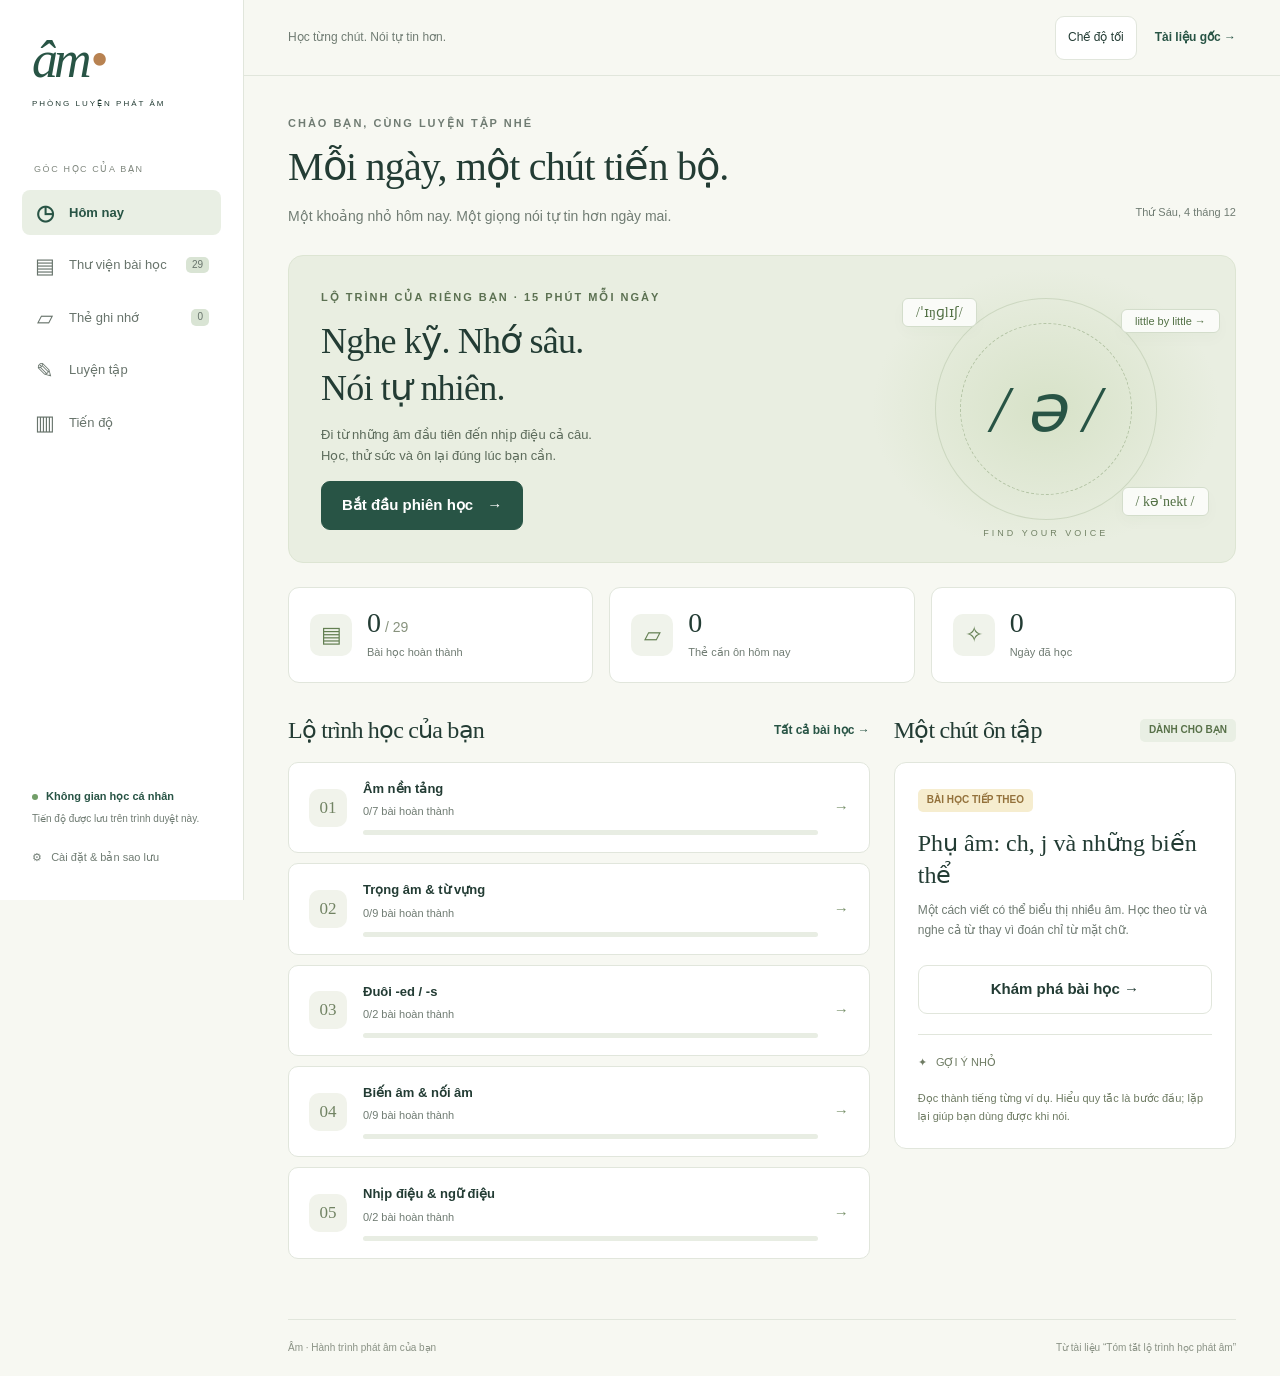
<file: index.html>
<!doctype html>
<html lang="vi">
<head>
<meta charset="UTF-8"><meta name="viewport" content="width=device-width, initial-scale=1">
<meta name="theme-color" content="#234d40"><meta name="description" content="Ôn tập phát âm tiếng Anh từ tài liệu của bạn: bài học, thẻ ghi nhớ, kiểm tra và lịch ôn cá nhân.">
<title>Âm · Phòng luyện phát âm</title>
<script>
try { if (localStorage.getItem('am-theme') === 'dark') document.documentElement.dataset.theme = 'dark'; } catch {}
</script>
<link rel="stylesheet" href="styles.css?v=20261030-guides">
<script src="content.js?v=20261030-guides" defer></script><script src="core.js?v=20261030-guides" defer></script><script src="app.js?v=20261030-guides" defer></script>
</head>
<body>
<a class="skip" href="#main">Đến nội dung chính</a>
<aside class="sidebar">
<a class="brand" href="#home" aria-label="Âm, trang chủ"><span class="brand-mark">âm<span>•</span></span><span class="brand-caption">PHÒNG LUYỆN PHÁT ÂM</span></a>
<div class="sidebar-label">GÓC HỌC CỦA BẠN</div>
<nav aria-label="Điều hướng chính">
<a href="#home" data-nav="home"><span aria-hidden="true">◷</span> Hôm nay</a>
<a href="#lessons" data-nav="lessons"><span aria-hidden="true">▤</span> Thư viện bài học <small id="lesson-count"></small></a>
<a href="#review" data-nav="review"><span aria-hidden="true">▱</span> Thẻ ghi nhớ <small id="due-count"></small></a>
<a href="#quiz" data-nav="quiz"><span aria-hidden="true">✎</span> Luyện tập</a>
<a href="#progress" data-nav="progress"><span aria-hidden="true">▥</span> Tiến độ</a>
<a class="mobile-only" href="#settings" data-nav="settings"><span aria-hidden="true">⚙</span> Cài đặt</a>
</nav>
<div class="sidebar-bottom"><div class="local-badge"><i></i> Không gian học cá nhân</div><p>Tiến độ được lưu trên trình duyệt này.</p><a href="#settings" data-nav="settings">⚙ &nbsp; Cài đặt & bản sao lưu</a></div>
</aside>
<div class="workspace">
<header class="topbar"><span>Học từng chút. Nói tự tin hơn.</span><div class="topbar-actions"><button id="theme-toggle" type="button" aria-label="Chế độ tối" aria-pressed="false">Chế độ tối</button><a href="assets/source.pdf" target="_blank" rel="noopener">Tài liệu gốc <span aria-hidden="true">→</span></a></div></header>
<main id="main" tabindex="-1"></main>
<footer>Âm · Hành trình phát âm của bạn <span>Từ tài liệu “Tóm tắt lộ trình học phát âm”</span></footer>
</div>
<div id="toast" role="status" aria-live="polite"></div>
<dialog id="confirm-dialog"><form method="dialog"><h2 id="confirm-title">Xác nhận</h2><p id="confirm-text"></p><div class="actions"><button value="cancel">Hủy</button><button class="primary" value="confirm">Xác nhận</button></div></form></dialog>
<noscript>Hãy bật JavaScript để sử dụng bài học và lưu tiến độ.</noscript>
</body></html>
</file>
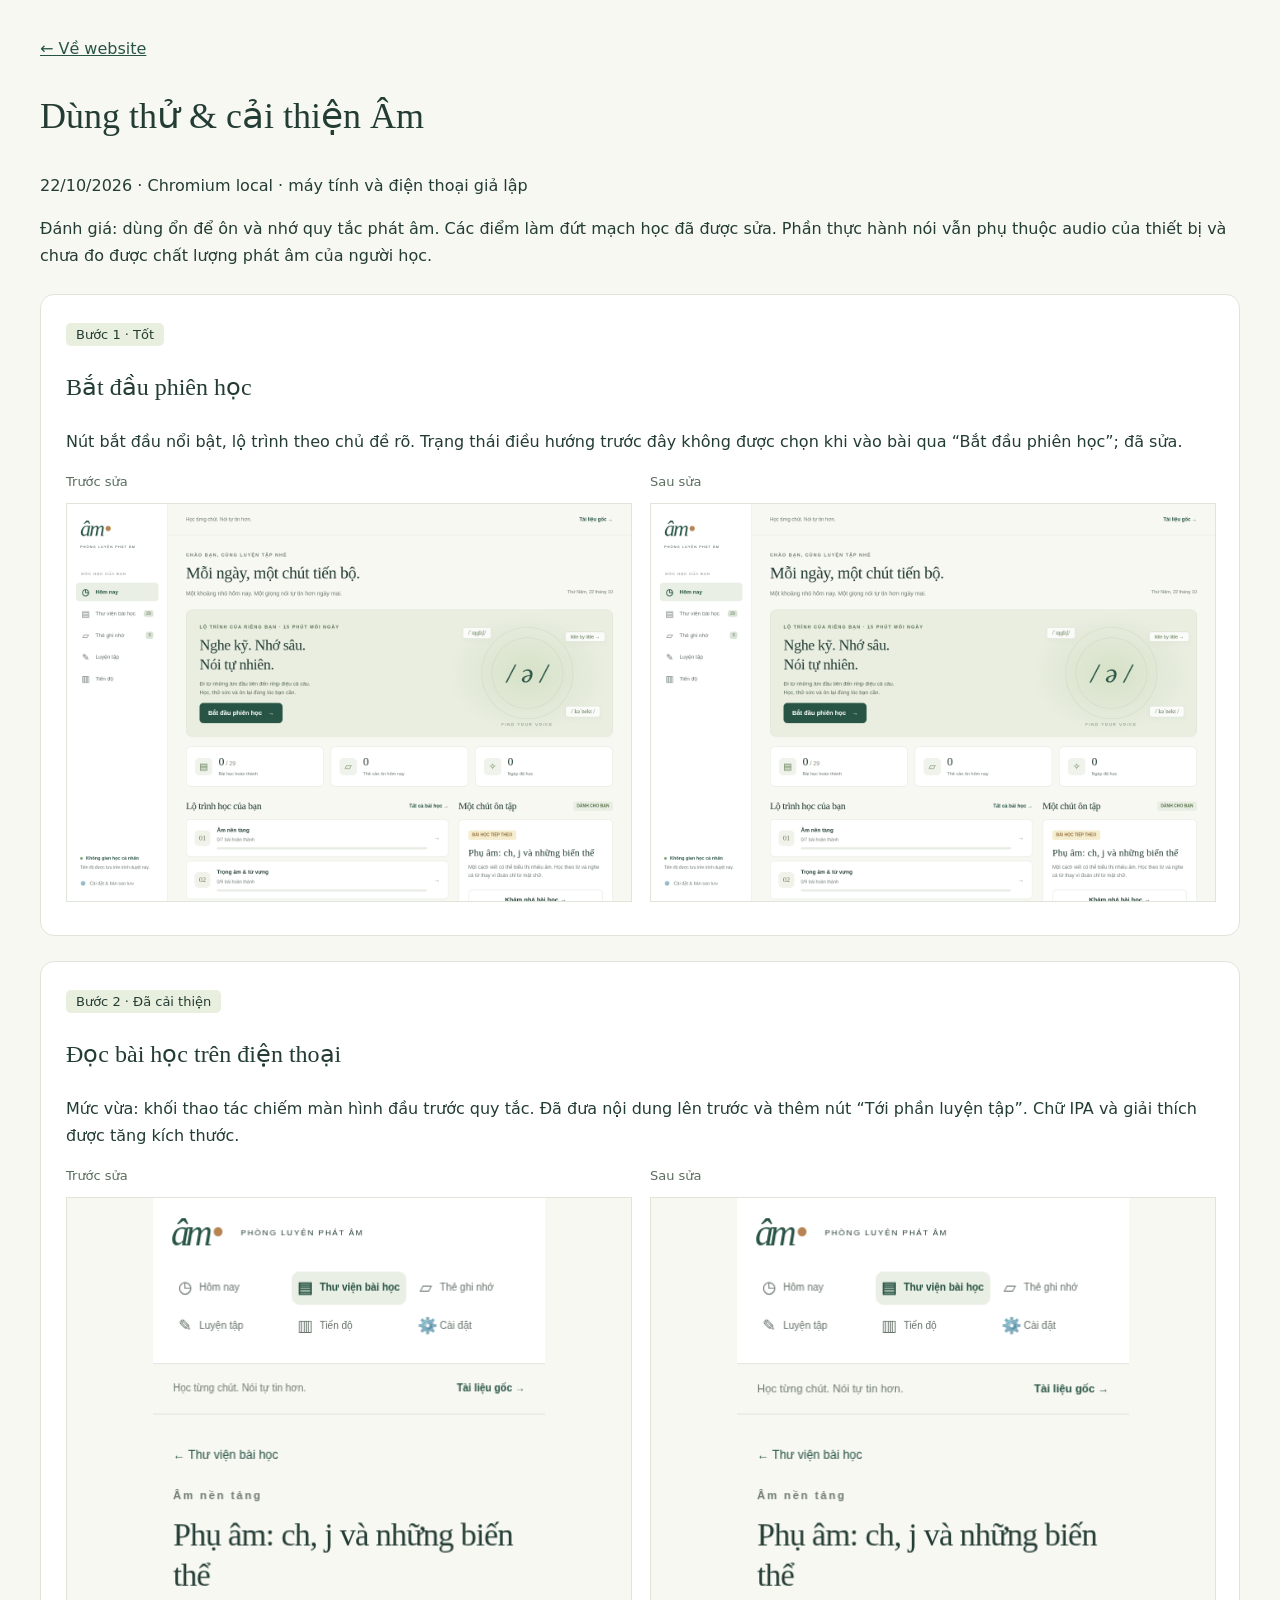
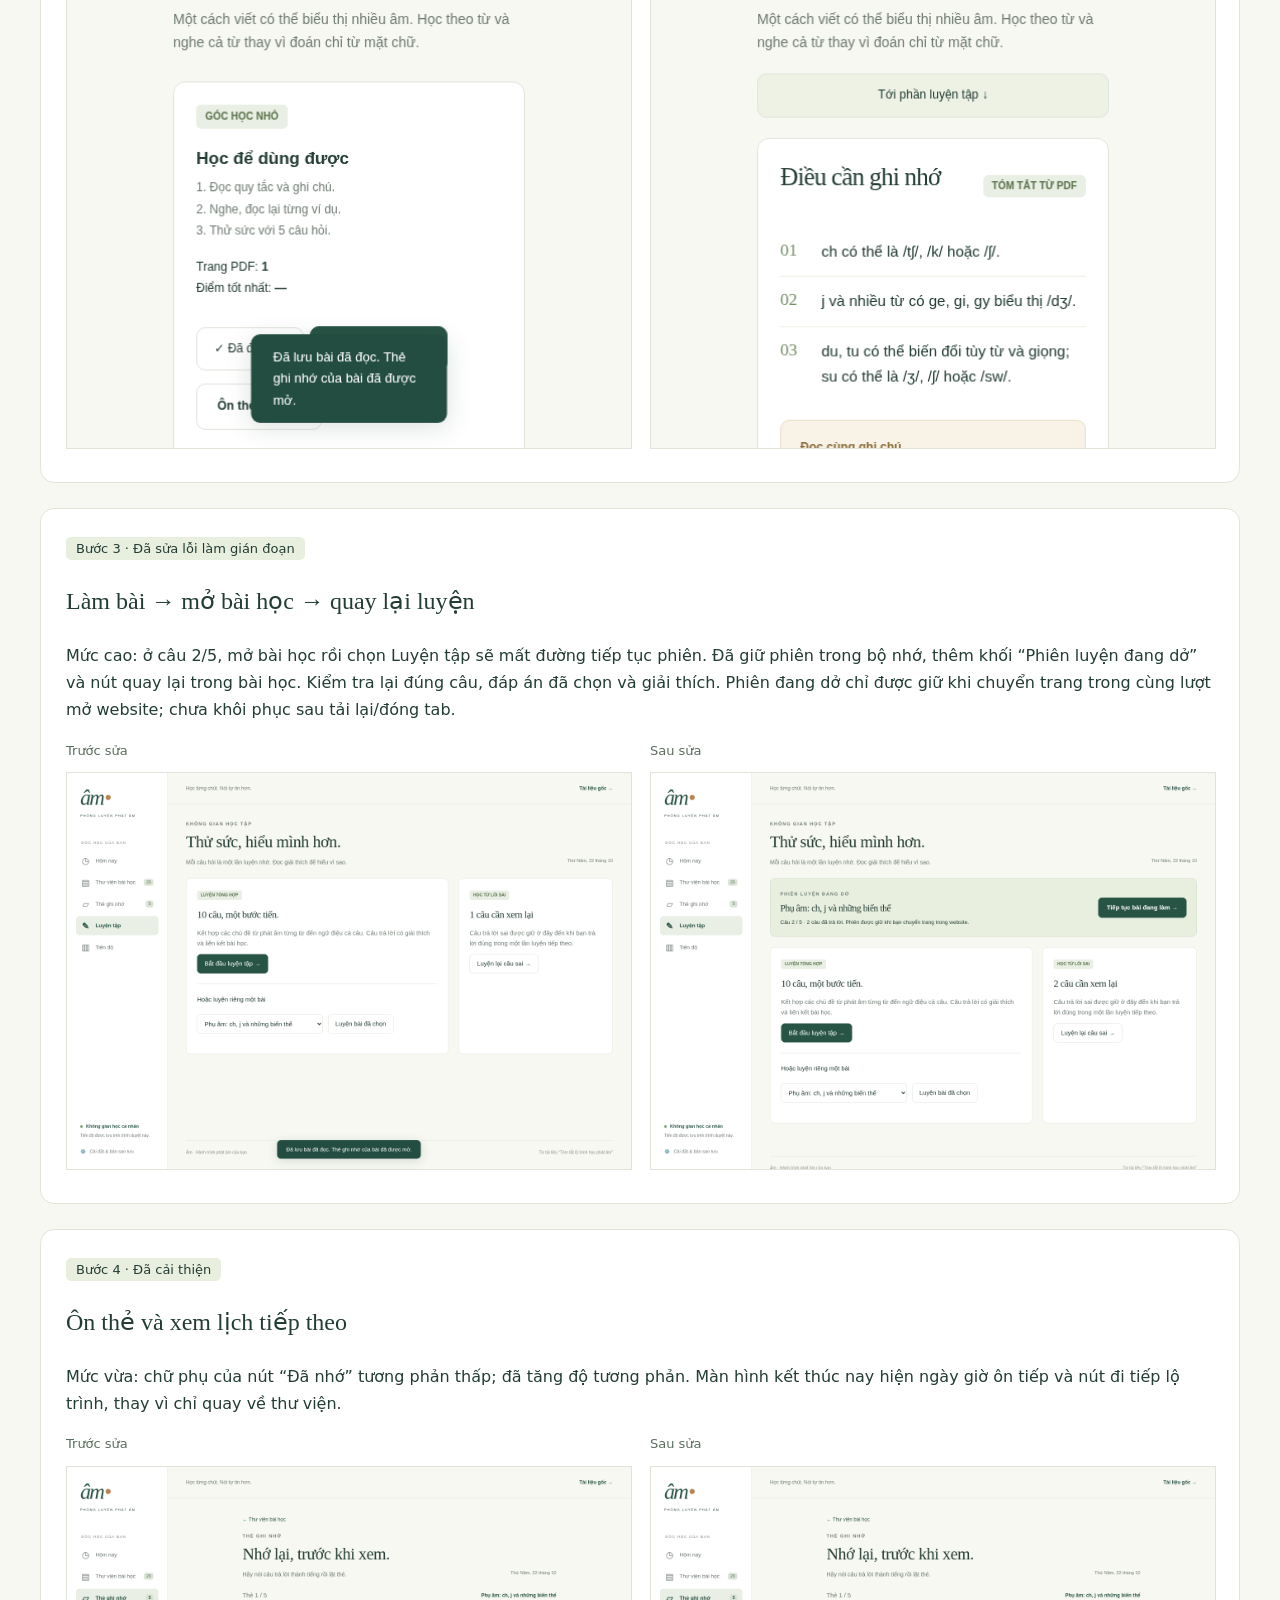
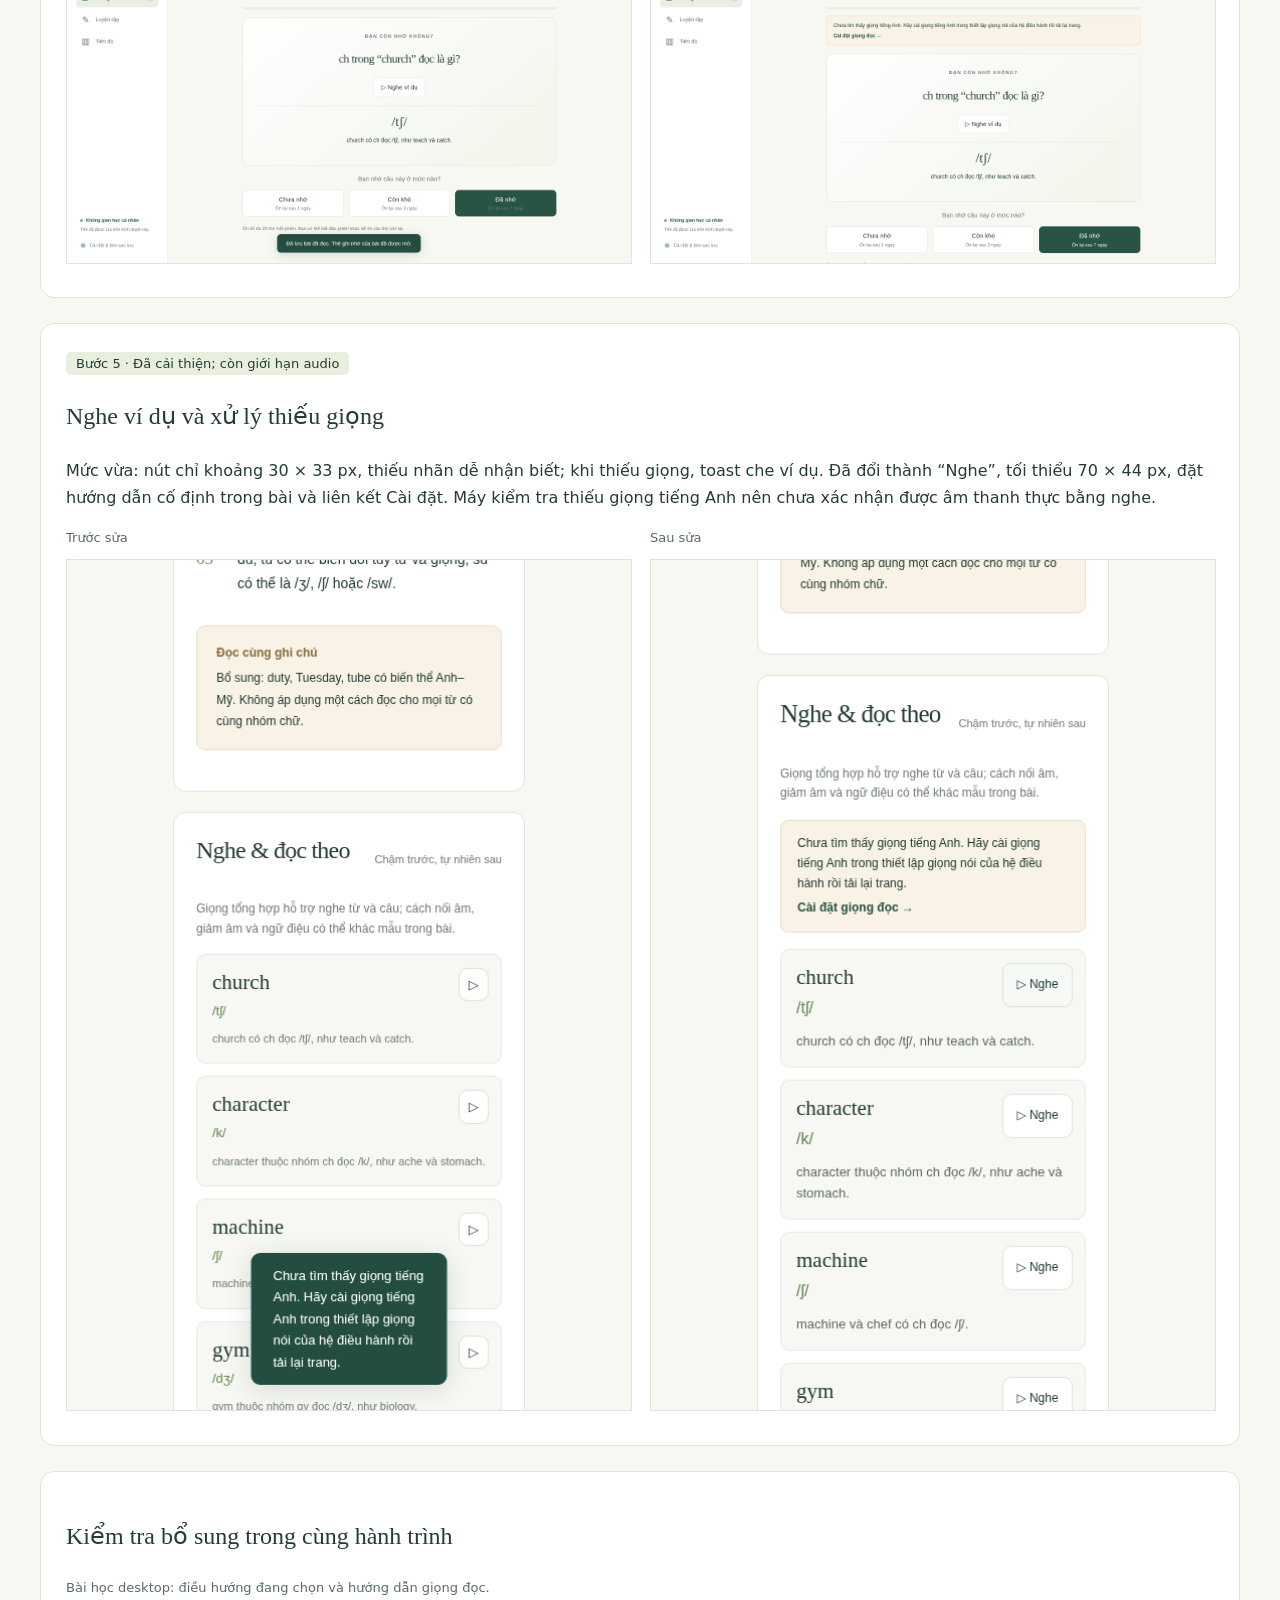
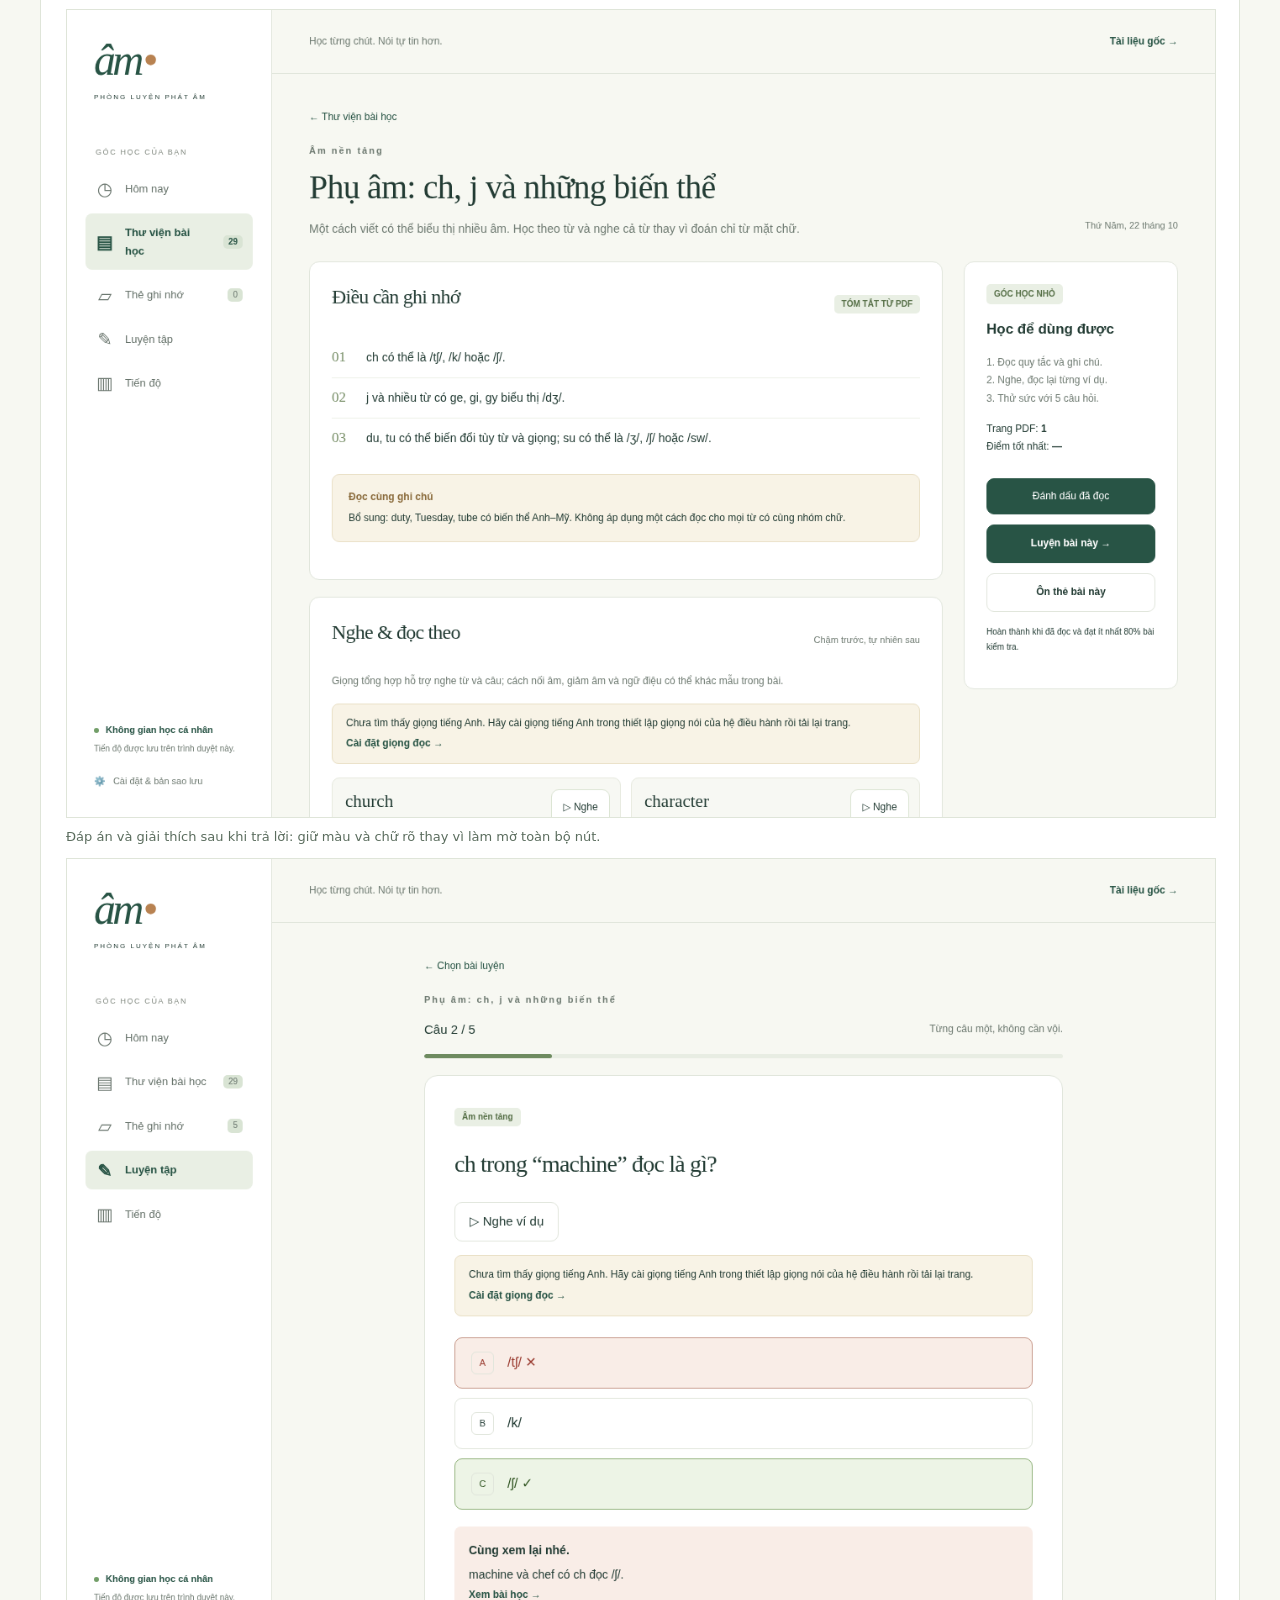
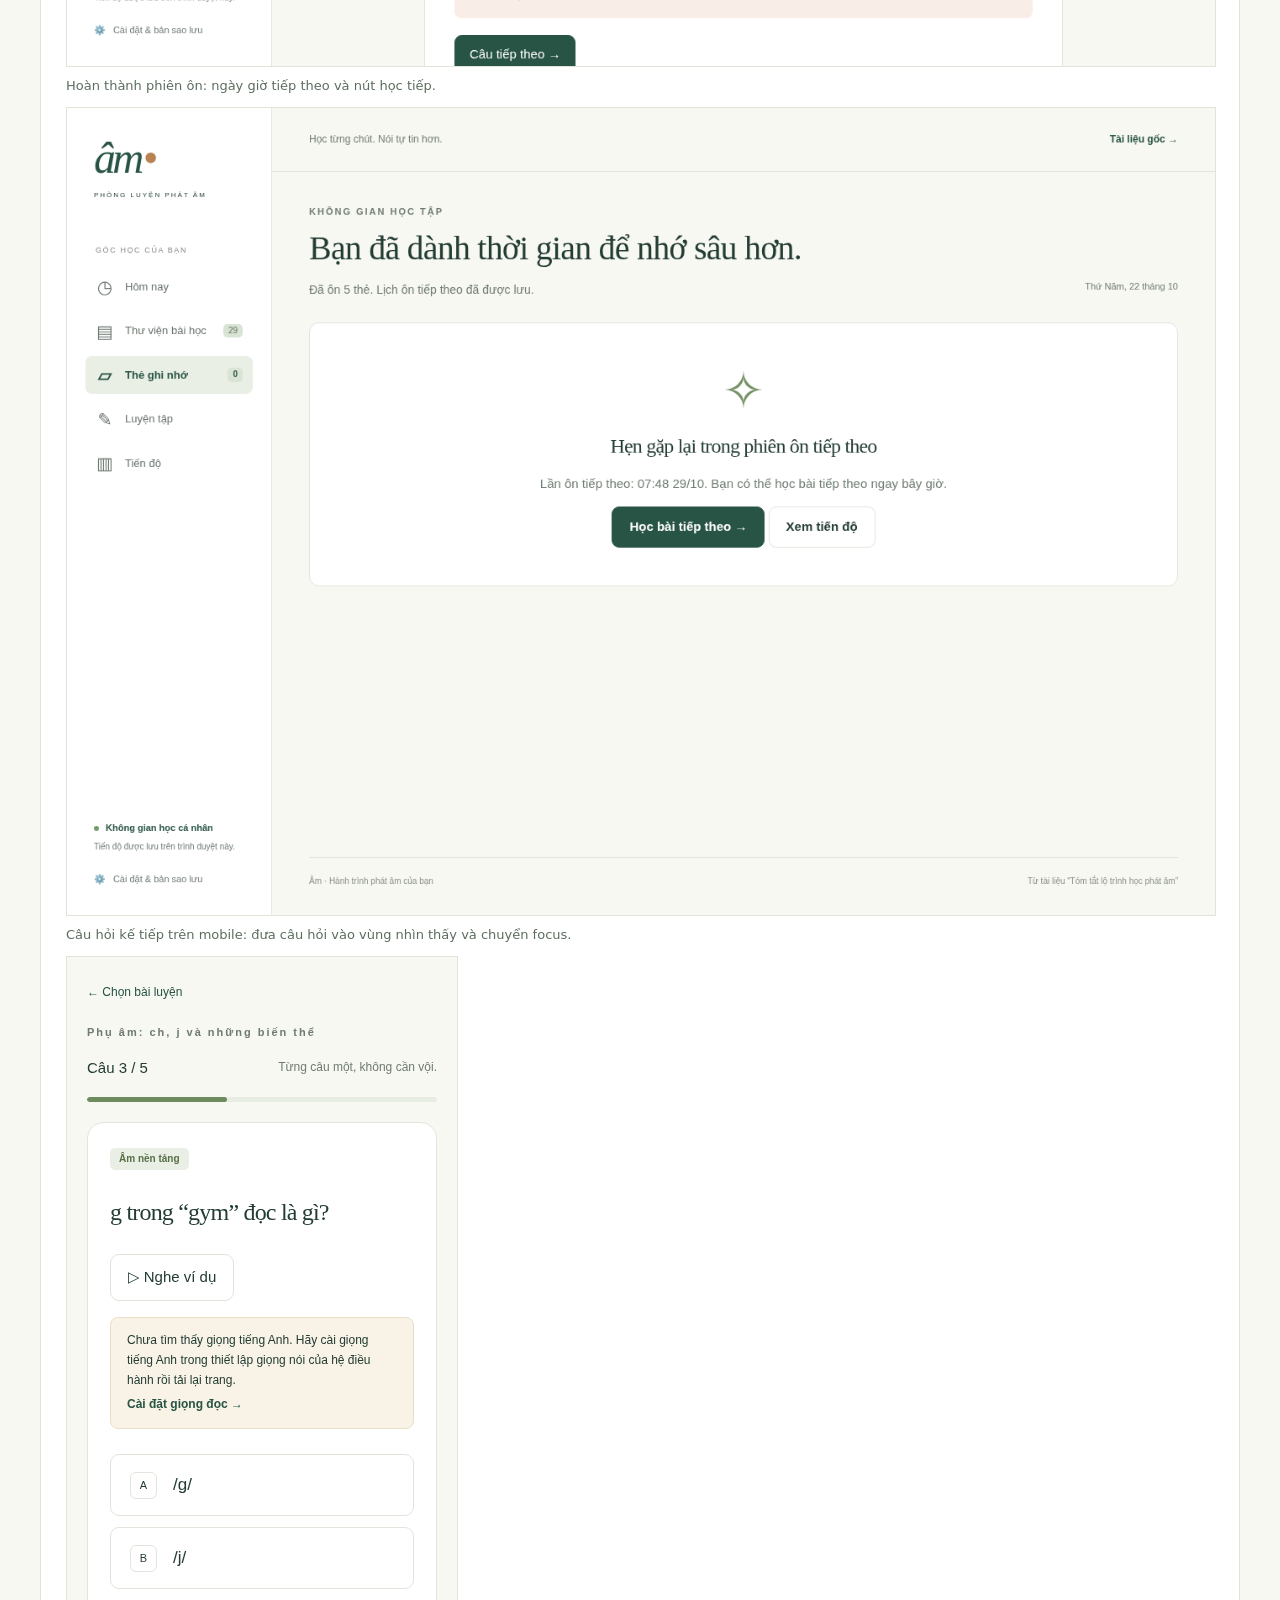
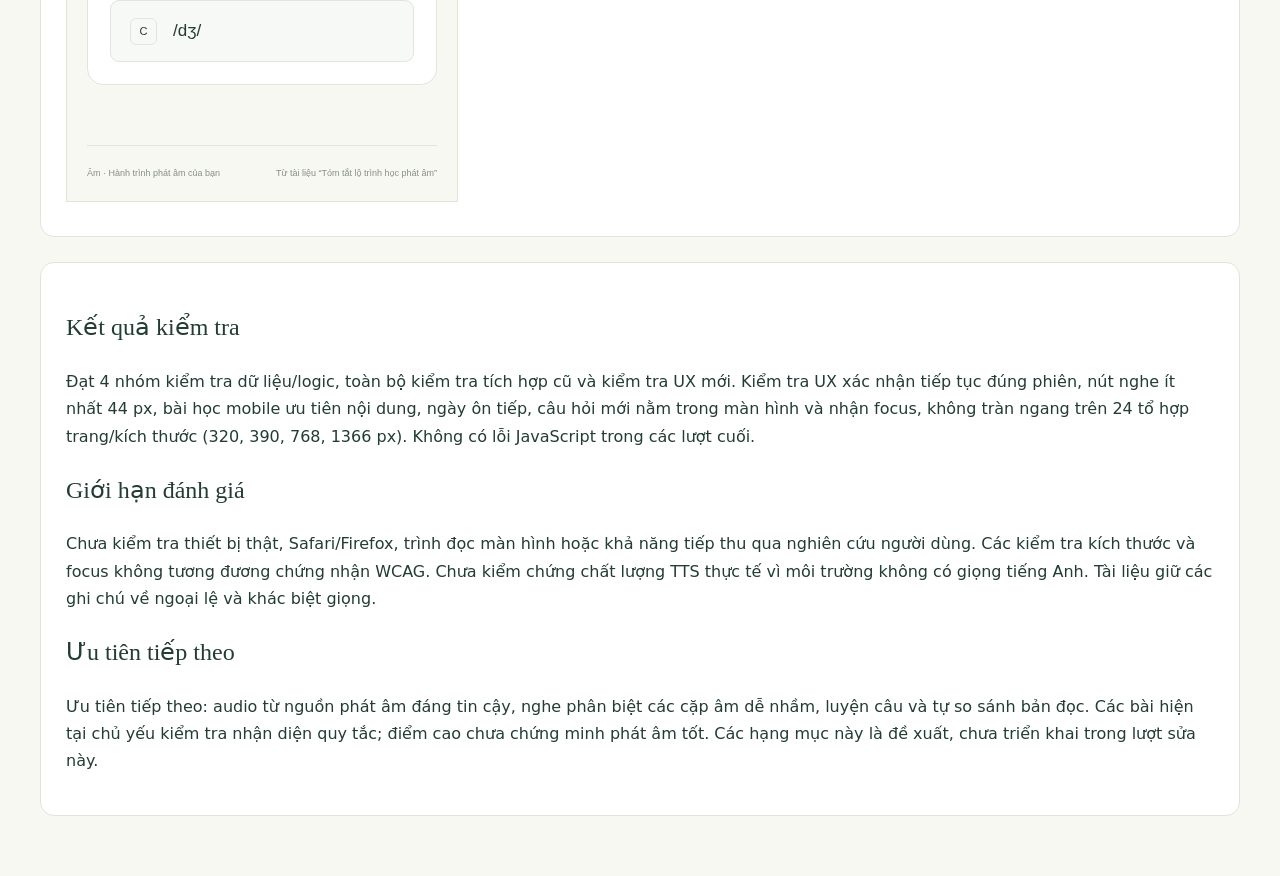
<file: audit/index.html>
<!doctype html><html lang="vi"><meta charset="utf-8"><meta name="viewport" content="width=device-width,initial-scale=1"><title>Âm · Báo cáo dùng thử</title><style>body{font:16px/1.7 system-ui,sans-serif;color:#233c34;background:#f7f8f2;margin:0}main{max-width:1200px;margin:auto;padding:35px 22px}h1,h2{font-family:Georgia,serif;font-weight:400}h1{font-size:36px}section{background:white;border:1px solid #dfe5d9;border-radius:14px;padding:25px;margin:25px 0}.compare{display:grid;grid-template-columns:1fr 1fr;gap:20px}figure{margin:0}img{width:100%;max-height:850px;object-fit:contain;object-position:top;border:1px solid #dfe5d9;background:#f7f8f2}figcaption{font-size:13px;margin-bottom:10px;color:#5b6d5e}.status{background:#e9efdf;padding:4px 10px;border-radius:5px;font-size:13px}a{color:#285445}.mobile{max-width:390px} @media(max-width:650px){.compare{grid-template-columns:1fr}section{padding:18px}}</style><main><a href="../index.html">← Về website</a><h1>Dùng thử & cải thiện Âm</h1><p>22/10/2026 · Chromium local · máy tính và điện thoại giả lập</p><p>Đánh giá: dùng ổn để ôn và nhớ quy tắc phát âm. Các điểm làm đứt mạch học đã được sửa. Phần thực hành nói vẫn phụ thuộc audio của thiết bị và chưa đo được chất lượng phát âm của người học.</p>
<section><span class="status">Bước 1 · Tốt</span><h2>Bắt đầu phiên học</h2><p>Nút bắt đầu nổi bật, lộ trình theo chủ đề rõ. Trạng thái điều hướng trước đây không được chọn khi vào bài qua “Bắt đầu phiên học”; đã sửa.</p><div class="compare"><figure><figcaption>Trước sửa</figcaption><a href="01-home-before.png"><img alt="Bước 1 trước sửa" src="01-home-before.png"></a></figure><figure><figcaption>Sau sửa</figcaption><a href="01-home-after.png"><img alt="Bước 1 sau sửa" src="01-home-after.png"></a></figure></div></section>
<section><span class="status">Bước 2 · Đã cải thiện</span><h2>Đọc bài học trên điện thoại</h2><p>Mức vừa: khối thao tác chiếm màn hình đầu trước quy tắc. Đã đưa nội dung lên trước và thêm nút “Tới phần luyện tập”. Chữ IPA và giải thích được tăng kích thước.</p><div class="compare"><figure><figcaption>Trước sửa</figcaption><a href="06-mobile-before.png"><img alt="Bước 2 trước sửa" src="06-mobile-before.png"></a></figure><figure><figcaption>Sau sửa</figcaption><a href="06-mobile-after.png"><img alt="Bước 2 sau sửa" src="06-mobile-after.png"></a></figure></div></section>
<section><span class="status">Bước 3 · Đã sửa lỗi làm gián đoạn</span><h2>Làm bài → mở bài học → quay lại luyện</h2><p>Mức cao: ở câu 2/5, mở bài học rồi chọn Luyện tập sẽ mất đường tiếp tục phiên. Đã giữ phiên trong bộ nhớ, thêm khối “Phiên luyện đang dở” và nút quay lại trong bài học. Kiểm tra lại đúng câu, đáp án đã chọn và giải thích. Phiên đang dở chỉ được giữ khi chuyển trang trong cùng lượt mở website; chưa khôi phục sau tải lại/đóng tab.</p><div class="compare"><figure><figcaption>Trước sửa</figcaption><a href="04-return-before.png"><img alt="Bước 3 trước sửa" src="04-return-before.png"></a></figure><figure><figcaption>Sau sửa</figcaption><a href="04-resume-after.png"><img alt="Bước 3 sau sửa" src="04-resume-after.png"></a></figure></div></section>
<section><span class="status">Bước 4 · Đã cải thiện</span><h2>Ôn thẻ và xem lịch tiếp theo</h2><p>Mức vừa: chữ phụ của nút “Đã nhớ” tương phản thấp; đã tăng độ tương phản. Màn hình kết thúc nay hiện ngày giờ ôn tiếp và nút đi tiếp lộ trình, thay vì chỉ quay về thư viện.</p><div class="compare"><figure><figcaption>Trước sửa</figcaption><a href="05-review-before.png"><img alt="Bước 4 trước sửa" src="05-review-before.png"></a></figure><figure><figcaption>Sau sửa</figcaption><a href="05-review-after.png"><img alt="Bước 4 sau sửa" src="05-review-after.png"></a></figure></div></section>
<section><span class="status">Bước 5 · Đã cải thiện; còn giới hạn audio</span><h2>Nghe ví dụ và xử lý thiếu giọng</h2><p>Mức vừa: nút chỉ khoảng 30 × 33 px, thiếu nhãn dễ nhận biết; khi thiếu giọng, toast che ví dụ. Đã đổi thành “Nghe”, tối thiểu 70 × 44 px, đặt hướng dẫn cố định trong bài và liên kết Cài đặt. Máy kiểm tra thiếu giọng tiếng Anh nên chưa xác nhận được âm thanh thực bằng nghe.</p><div class="compare"><figure><figcaption>Trước sửa</figcaption><a href="07-audio-before.png"><img alt="Bước 5 trước sửa" src="07-audio-before.png"></a></figure><figure><figcaption>Sau sửa</figcaption><a href="07-audio-after.png"><img alt="Bước 5 sau sửa" src="07-audio-after.png"></a></figure></div></section>
<section><h2>Kiểm tra bổ sung trong cùng hành trình</h2>
<figure><figcaption>Bài học desktop: điều hướng đang chọn và hướng dẫn giọng đọc.</figcaption><a href="02-lesson-after.png"><img class="" src="02-lesson-after.png" alt="Bài học desktop: điều hướng đang chọn và hướng dẫn giọng đọc."></a></figure>
<figure><figcaption>Đáp án và giải thích sau khi trả lời: giữ màu và chữ rõ thay vì làm mờ toàn bộ nút.</figcaption><a href="03-feedback-after.png"><img class="" src="03-feedback-after.png" alt="Đáp án và giải thích sau khi trả lời: giữ màu và chữ rõ thay vì làm mờ toàn bộ nút."></a></figure>
<figure><figcaption>Hoàn thành phiên ôn: ngày giờ tiếp theo và nút học tiếp.</figcaption><a href="08-review-done-after.png"><img class="" src="08-review-done-after.png" alt="Hoàn thành phiên ôn: ngày giờ tiếp theo và nút học tiếp."></a></figure>
<figure><figcaption>Câu hỏi kế tiếp trên mobile: đưa câu hỏi vào vùng nhìn thấy và chuyển focus.</figcaption><a href="09-mobile-question-after.png"><img class="mobile" src="09-mobile-question-after.png" alt="Câu hỏi kế tiếp trên mobile: đưa câu hỏi vào vùng nhìn thấy và chuyển focus."></a></figure>
</section>
<section><h2>Kết quả kiểm tra</h2><p>Đạt 4 nhóm kiểm tra dữ liệu/logic, toàn bộ kiểm tra tích hợp cũ và kiểm tra UX mới. Kiểm tra UX xác nhận tiếp tục đúng phiên, nút nghe ít nhất 44 px, bài học mobile ưu tiên nội dung, ngày ôn tiếp, câu hỏi mới nằm trong màn hình và nhận focus, không tràn ngang trên 24 tổ hợp trang/kích thước (320, 390, 768, 1366 px). Không có lỗi JavaScript trong các lượt cuối.</p><h2>Giới hạn đánh giá</h2><p>Chưa kiểm tra thiết bị thật, Safari/Firefox, trình đọc màn hình hoặc khả năng tiếp thu qua nghiên cứu người dùng. Các kiểm tra kích thước và focus không tương đương chứng nhận WCAG. Chưa kiểm chứng chất lượng TTS thực tế vì môi trường không có giọng tiếng Anh. Tài liệu giữ các ghi chú về ngoại lệ và khác biệt giọng.</p><h2>Ưu tiên tiếp theo</h2><p>Ưu tiên tiếp theo: audio từ nguồn phát âm đáng tin cậy, nghe phân biệt các cặp âm dễ nhầm, luyện câu và tự so sánh bản đọc. Các bài hiện tại chủ yếu kiểm tra nhận diện quy tắc; điểm cao chưa chứng minh phát âm tốt. Các hạng mục này là đề xuất, chưa triển khai trong lượt sửa này.</p></section></main></html>
</file>
<file: styles.css>
:root{--paper:#f7f8f2;--white:#fff;--ink:#233c34;--muted:#707c73;--green:#285445;--pale:#e9efe4;--line:#e1e6dc;--orange:#b76e43;--yellow:#f6edcf;--red:#9b3d32;--shadow:0 7px 25px #233c3405}*{box-sizing:border-box}body{margin:0;color:var(--ink);background:var(--paper);font:15px/1.65 -apple-system,BlinkMacSystemFont,"Segoe UI",Arial,sans-serif}a{color:inherit;text-decoration:none}button,input,select{font:inherit}button,a,input,select{touch-action:manipulation}button{border:1px solid var(--line);padding:10px 17px;border-radius:9px;background:white;color:var(--ink);cursor:pointer;transition:background .15s,transform .15s}button:hover{background:var(--pale)}button:disabled{opacity:.55;cursor:default}button.primary,.button.primary{background:var(--green);color:white;border-color:var(--green)}button.primary:hover,.button.primary:hover{background:#183e30}a.button{display:inline-flex;align-items:center;justify-content:center;gap:14px;padding:11px 20px;border:1px solid var(--line);border-radius:9px;background:white;font-weight:600}button:focus-visible,a:focus-visible,input:focus-visible,select:focus-visible,summary:focus-visible{outline:3px solid #b9833d;outline-offset:4px}h1,h2,h3,p{margin-top:0}h1,h2{font-family:Georgia,"Times New Roman",serif;font-weight:400;letter-spacing:-.8px}h1{font-size:40px;line-height:1.25;margin-bottom:13px}h2{font-size:27px;line-height:1.3}h3{font-size:17px;line-height:1.4}p{margin-bottom:14px}.muted{color:var(--muted)}.eyebrow{font-size:11px;font-weight:700;letter-spacing:2px;color:var(--muted)}.sidebar{width:244px;position:fixed;inset:0 auto 0 0;background:#fff;border-right:1px solid var(--line);padding:34px 22px;display:flex;flex-direction:column;z-index:10}.brand{display:block;margin:0 10px 52px}.brand-mark{font:italic 52px/1 Georgia,serif;letter-spacing:-4px;color:var(--green)}.brand-mark>span{color:#b88251;font-style:normal;margin-left:3px}.brand-caption{display:block;font-size:8px;letter-spacing:2px;margin-top:11px}.sidebar-label{font-size:9px;letter-spacing:1.6px;color:#80887f;margin:0 12px 13px}nav{display:grid;gap:7px}nav a{display:flex;align-items:center;gap:13px;padding:12px;border-radius:8px;font-size:13px;color:#68746c}nav a>span{font-size:21px;line-height:1;width:22px;text-align:center}nav a.active{background:var(--pale);color:var(--green);font-weight:650}nav small{margin-left:auto;background:#d9e4d4;border-radius:5px;padding:0 6px;font-size:10px}.sidebar-bottom{margin-top:auto;font-size:11px;color:var(--muted);padding:20px 10px 0}.local-badge{font-weight:600;color:var(--green)}.local-badge i{display:inline-block;background:#729e68;width:6px;height:6px;border-radius:50%;margin-right:5px}.sidebar-bottom p{font-size:10px;margin:6px 0 20px}.workspace{margin-left:244px}.topbar{height:76px;border-bottom:1px solid var(--line);display:flex;justify-content:space-between;align-items:center;padding:0 44px;font-size:12px;color:var(--muted)}.topbar a{color:var(--green);font-weight:600}main{max-width:1280px;margin:auto;padding:38px 44px 60px;min-height:calc(100vh - 145px)}.page-head{display:flex;align-items:end;justify-content:space-between;gap:20px;margin-bottom:27px}.page-head p{margin-bottom:0;font-size:14px}.date{font-size:11px;color:var(--muted);white-space:nowrap;padding-bottom:7px}.hero{background:#e9eee1;border:1px solid #dde5d3;border-radius:15px;display:grid;grid-template-columns:1.5fr 1fr;overflow:hidden;position:relative;margin-bottom:24px}.hero-copy{padding:32px}.hero-copy h2{font-size:36px;margin:12px 0}.hero-copy p{max-width:430px;font-size:13px;color:#5c6b5b}.hero .eyebrow{color:#5c7152}.hero-art{display:flex;align-items:center;justify-content:center;position:relative;min-height:260px;background:radial-gradient(ellipse,#d7e2c8 0,transparent 65%)}.orbit{position:absolute;width:222px;height:222px;border:1px solid #b4c4a580;border-radius:50%;transform:rotate(-15deg)}.orbit:before{content:"";position:absolute;inset:24px;border:1px dashed #b4c4a5;border-radius:50%}.phonetic{font:italic 66px Georgia,serif;color:var(--green);position:relative}.art-tag{position:absolute;padding:5px 13px;background:#ffffffc9;border:1px solid #d3ddcb;border-radius:6px;color:#527044;font:14px Georgia;box-shadow:0 6px 15px #39522f06}.art-tag.one{top:42px;left:12%}.art-tag.two{bottom:46px;right:7%}.art-tag.three{top:53px;right:4%;font-family:inherit;font-size:11px}.hero-art small{position:absolute;bottom:21px;font-size:9px;letter-spacing:3px;color:#738366}.stats{display:grid;grid-template-columns:repeat(3,1fr);gap:16px;margin-bottom:32px}.stat{background:#fff;border:1px solid var(--line);border-radius:11px;padding:18px 21px;display:flex;gap:15px;align-items:center}.stat-icon{border-radius:10px;background:#f0f3eb;width:42px;height:42px;display:grid;place-items:center;font-size:22px;color:#637f52}.stat strong{font:28px Georgia;display:block;line-height:1.2}.stat small{font-size:11px;color:var(--muted)}.two-col{display:grid;grid-template-columns:minmax(0,1.7fr) minmax(260px,1fr);gap:24px}.section-head{display:flex;justify-content:space-between;align-items:center;margin-bottom:16px;gap:15px}.section-head h2{font-size:24px;margin:0}.text-link{color:var(--green);font-size:12px;font-weight:600}.path-list{display:grid;gap:10px}.path-item{background:white;border:1px solid var(--line);padding:17px 20px;border-radius:10px;display:flex;align-items:center;gap:16px}.path-item:hover{border-color:#9caf8d}.path-no{width:38px;height:38px;border-radius:10px;display:grid;place-items:center;background:#f1f3eb;color:#718363;font:17px Georgia;flex-shrink:0}.path-item h3{font-size:13px;margin:0 0 4px}.path-item p{margin:0;color:var(--muted);font-size:11px}.path-item .arrow{margin-left:auto;color:#78916b}.progress-line{height:5px;border-radius:5px;background:#e8ede3;overflow:hidden;margin-top:10px}.progress-line>div{height:100%;background:#6e8b60;border-radius:5px}.daily-card{background:#fff;border:1px solid var(--line);border-radius:12px;padding:23px}.daily-card .chip{background:var(--yellow);color:#93713b}.daily-card h3{font:24px/1.35 Georgia;margin:15px 0 10px}.daily-card p{font-size:12px;color:var(--muted)}.daily-card .button{width:100%;margin-top:10px}.little-tip{border-top:1px solid var(--line);margin-top:20px;padding-top:18px;color:#6f7c64;font-size:11px}.chapter-label{font-size:10px;letter-spacing:1.5px;color:var(--muted);text-transform:uppercase;margin:26px 0 12px}.chip{display:inline-block;border-radius:5px;padding:3px 9px;font-size:10px;background:var(--pale);color:#587149;font-weight:600}.toolbar{display:flex;gap:12px;flex-wrap:wrap;margin:23px 0}input[type=search]{flex:1;min-width:180px}input,select{background:#fff;border:1px solid var(--line);border-radius:8px;color:var(--ink);padding:11px 13px;max-width:100%}.lesson-grid{display:grid;grid-template-columns:repeat(3,minmax(0,1fr));gap:16px}.lesson-card{display:flex;flex-direction:column;background:#fff;border:1px solid var(--line);border-radius:12px;padding:22px;box-shadow:var(--shadow)}.lesson-card:hover{border-color:#9caf8d}.lesson-card h3{margin:16px 0 9px;font-size:16px}.lesson-card p{font-size:12px;color:var(--muted);flex:1}.lesson-card .card-bottom{display:flex;justify-content:space-between;font-size:10px;color:#6d7c60;border-top:1px solid #eef0e9;padding-top:13px;margin-top:7px}.back{font-size:12px;display:inline-block;color:var(--green);margin-bottom:20px}.lesson-layout{display:grid;grid-template-columns:minmax(0,1fr) 255px;gap:25px}.panel{background:white;padding:26px;border:1px solid var(--line);border-radius:12px;margin-bottom:20px}.panel h2{font-size:24px;margin-bottom:17px}.note{background:#f8f3e6;border:1px solid #eae0c7;border-radius:9px;padding:16px 19px;font-size:12px;line-height:1.8;margin:18px 0}.note strong{display:block;color:#8b6c3d;margin-bottom:4px}.examples{display:grid;grid-template-columns:1fr 1fr;gap:12px}.example{background:#f7f8f3;border:1px solid #e7eadf;border-radius:9px;padding:15px;position:relative}.example .word{display:block;font:21px Georgia;margin-right:38px;overflow-wrap:anywhere}.example .ipa{font-size:13px;color:#678450;display:block;margin:5px 0}.example p{font-size:11px;margin:8px 0 0;color:var(--muted)}.listen{padding:5px 9px;font-size:13px;position:absolute;top:13px;right:12px;border-color:#dce5d4}.sticky{position:sticky;top:25px;align-self:start}.side-meta{font-size:12px;line-height:1.8}.side-meta .button,.side-meta button{width:100%;margin-top:12px}.actions{display:flex;gap:10px;align-items:center;flex-wrap:wrap}.source-text{white-space:pre-wrap;max-height:400px;overflow:auto;font:12px/1.8 ui-monospace,monospace;background:#f7f8f3;border-radius:8px;padding:16px}.source summary{cursor:pointer;font-size:13px;font-weight:600;margin:10px 0}.centered{max-width:760px;margin:0 auto}.quiz-card,.flashcard{background:#fff;border:1px solid var(--line);border-radius:16px;padding:35px;margin:20px 0}.quiz-card h2,.flashcard h2{font:28px/1.5 Georgia;margin:24px 0}.options{display:grid;gap:11px;margin-top:25px}.option{text-align:left;padding:16px 19px;font-size:16px;display:flex;gap:16px;align-items:center}.option b{font-size:11px;width:27px;height:27px;display:grid;place-items:center;border:1px solid var(--line);border-radius:6px;font-weight:500}.option.correct{background:#edf4e6;border-color:#91b27b;color:#315522}.option.incorrect{background:#f9ede7;border-color:#c69788;color:var(--red)}.feedback{padding:17px;border-radius:8px;background:var(--pale);margin:20px 0;font-size:14px}.feedback.bad{background:#f9ede7}.feedback p{margin:6px 0 0}.flashcard{min-height:350px;text-align:center;display:flex;flex-direction:column;align-items:center;justify-content:center;background:linear-gradient(140deg,#fff,#f2f5eb)}.flashcard h2{margin:25px 0}.flash-answer{border-top:1px solid var(--line);padding-top:20px;width:100%;margin-top:20px}.flash-answer strong{font:32px Georgia}.flash-answer p{font-size:14px;margin-top:15px}.review-ratings{display:grid;grid-template-columns:repeat(3,1fr);gap:12px}.review-ratings button small{display:block;color:var(--muted);font-size:11px}.empty{text-align:center;padding:45px 25px}.empty .empty-symbol{font:60px Georgia;color:#789268;margin-bottom:15px}.empty p{color:var(--muted)}.result-number{font:64px Georgia;color:var(--green)}.mistake{padding:17px 0;border-bottom:1px solid var(--line);font-size:13px}.mistake strong{display:block}.mistake p{margin:5px 0;color:var(--muted)}.week{display:grid;grid-template-columns:repeat(7,1fr);gap:10px;text-align:center;margin-top:20px}.week>div{border-radius:9px;background:#f0f3ea;padding:13px 3px;font-size:11px}.week b{display:block;font:23px Georgia;margin-top:7px}.week .today{background:#dfe9d5}.setting-row{display:flex;align-items:center;gap:18px;justify-content:space-between;padding:17px 0;border-bottom:1px solid var(--line)}.setting-row label{font-weight:600;font-size:14px}.setting-row p{font-size:12px;color:var(--muted);margin:4px 0 0}.danger{color:var(--red)}.loading{padding:50px}.skip{position:fixed;top:-100px;left:20px;z-index:100;background:white;padding:12px}.skip:focus{top:10px}footer{display:flex;justify-content:space-between;border-top:1px solid var(--line);margin:0 44px;padding:20px 0;color:#8a9285;font-size:10px}#toast{position:fixed;bottom:25px;left:50%;transform:translateX(-50%);max-width:90vw;border-radius:9px;background:#234d40;color:white;padding:12px 22px;z-index:200;font-size:13px;box-shadow:0 5px 25px #233c3426;display:none}#toast.show{display:block}dialog{border:1px solid var(--line);border-radius:15px;padding:30px;max-width:460px;width:90%;color:var(--ink)}dialog::backdrop{background:#16281e77}dialog h2{font-size:25px}dialog p{font-size:14px}.sr-only{position:absolute;width:1px;height:1px;overflow:hidden;clip:rect(0,0,0,0)}
@media(min-width:1500px){main{padding-top:45px}.hero{min-height:285px}.hero-copy{padding:38px}.hero-art{min-height:285px}}
@media(max-width:1100px){.sidebar{width:205px;padding:28px 13px}.workspace{margin-left:205px}main{padding:30px 27px 45px}.topbar{padding:0 27px}.lesson-grid{grid-template-columns:repeat(2,minmax(0,1fr))}.two-col{grid-template-columns:1fr}.hero-copy h2{font-size:31px}.lesson-layout{grid-template-columns:minmax(0,1fr) 220px}.hero-art .three{display:none}.daily-card{display:grid;grid-template-columns:1fr 1fr;gap:0 20px}.daily-card .chip{justify-self:start}.daily-card .little-tip{grid-column:2;grid-row:2/5;margin:0;align-self:center}.daily-card h3{font-size:22px}}
@media(max-width:760px){.sidebar{position:static;width:auto;padding:16px 18px;border-right:0;border-bottom:1px solid var(--line)}.brand{margin:0;display:flex;align-items:center;gap:20px}.brand-mark{font-size:37px}.brand-caption{font-size:8px;letter-spacing:1.4px;margin-top:0}.sidebar-label,.sidebar-bottom{display:none}nav{display:flex;margin-top:18px;gap:5px;overflow-x:auto;padding:2px 0 5px}nav a{font-size:11px;padding:8px 10px;gap:6px;white-space:nowrap}nav a>span{font-size:17px;width:18px}nav small{display:none}.workspace{margin:0}.topbar{height:50px;padding:0 20px;font-size:10px}main{padding:27px 20px 40px}.page-head{align-items:start}.date{display:none}h1{font-size:32px}.hero{grid-template-columns:1fr}.hero-copy{padding:25px}.hero-art{display:none}.hero-copy h2{font-size:31px}.stats{gap:8px;margin-bottom:25px}.stat{padding:15px 10px;gap:0;display:block}.stat-icon{display:none}.stat strong{font-size:26px}.stat small{font-size:10px}.lesson-grid{grid-template-columns:1fr}.lesson-layout{display:flex;flex-direction:column}.sticky{position:static;order:-1}.side-meta{padding:18px}.side-meta h3{margin-bottom:6px}.side-meta .button,.side-meta button{width:auto;margin-right:6px}.panel{padding:22px}.examples{grid-template-columns:1fr}.quiz-card,.flashcard{padding:22px}.quiz-card h2,.flashcard h2{font-size:24px}.review-ratings{gap:7px}.review-ratings button{padding:10px 5px;font-size:12px}.daily-card{display:block}.daily-card .little-tip{margin-top:20px}.setting-row{display:block}.setting-row select{margin-top:12px;width:100%}.setting-row input[type=range]{width:100%;margin-top:15px}footer{margin:0 20px;font-size:9px;gap:20px}footer span{max-width:180px;text-align:right}.week{gap:4px}.toolbar select{width:100%}.actions .button{flex:1}.path-item{padding:15px}.path-item h3{font-size:12px}}
@media(prefers-reduced-motion:reduce){*{scroll-behavior:auto!important;transition:none!important}}

main:focus{outline:none}

nav .mobile-only{display:none}
@media(max-width:760px){nav{flex-wrap:wrap;overflow:visible;gap:5px}nav a,nav .mobile-only{display:flex;flex:1 0 28%;font-size:10px;padding:8px 6px;white-space:normal}nav a>span{width:16px;font-size:16px;flex-shrink:0}}
/* Improvements from the hands-on UX review. */
.resume-panel{display:flex;align-items:center;justify-content:space-between;gap:24px;background:#e8efdf;border:1px solid #cfddc3;padding:24px;border-radius:12px;margin:0 0 25px}.resume-panel h2{font-size:23px;margin:8px 0}.resume-panel p{font-size:13px;margin:0}.resume-panel .button{flex-shrink:0}.audio-help{background:#f8f3e6;border:1px solid #e9dfc4;border-radius:8px;padding:13px 16px;margin:16px 0;font-size:12px}.audio-help p{margin:0 0 5px}.audio-help.ready{background:#f0f4e9;border-color:#dce5d2}.audio-help.ready p{color:#4d6644}.audio-help .text-link{font-size:12px}.example .word{margin-right:78px}.listen{min-width:70px;min-height:44px;padding:8px 10px;font-size:12px}.example .ipa{font-size:16px}.example p{font-size:12px;color:#5d6b61}.option:disabled{opacity:1}.review-ratings button.primary small{color:#eef5e7}.lesson-jump{display:none}#question-title:focus,.feedback:focus,#lesson-actions:focus{outline:none}#question-title,#lesson-actions{scroll-margin-top:20px}
@media(max-width:760px){.lesson-layout>.sticky{order:0}.lesson-jump{display:block;margin:-8px 0 20px}.lesson-jump button{font-size:12px;min-height:44px;width:100%;background:#edf2e5}.resume-panel{display:block;padding:20px}.resume-panel .button{margin-top:17px;width:100%}.example p{font-size:13px}.review-ratings button{min-height:60px}.option{font-size:17px}.panel h2{font-size:25px}.topbar{font-size:11px}.sidebar-bottom{font-size:12px}}

/* Theme choice is independent of learning progress and backup imports. */
:root{color-scheme:light}
.topbar-actions{display:flex;align-items:center;gap:18px}
#theme-toggle{min-height:44px;padding:8px 12px;font-size:12px;white-space:nowrap}
:root[data-theme=dark]{color-scheme:dark;--paper:#131c19;--white:#1d2923;--ink:#e4ece5;--muted:#acb9af;--green:#a5d4b8;--pale:#2a3c30;--line:#3c4d42;--orange:#e1ac83;--yellow:#403622;--red:#ffb4a5;--shadow:0 7px 25px #0002}
[data-theme=dark] :is(button,a.button,input,select,.sidebar,.stat,.path-item,.daily-card,.lesson-card,.panel,.quiz-card,.skip,dialog){background:var(--white)}
[data-theme=dark] :is(button.primary,.button.primary){background:#35664b;color:#fff;border-color:#729a7e}
[data-theme=dark] :is(button:hover,a.button:hover){background:var(--pale)}
[data-theme=dark] :is(button.primary:hover,.button.primary:hover){background:#437e5d}
[data-theme=dark] :is(nav a,.sidebar-label,.little-tip,footer,.hero-copy p,.hero .eyebrow,.hero-art small,.lesson-card .card-bottom,.example p){color:var(--muted)}
[data-theme=dark] nav a.active{color:var(--green)}
[data-theme=dark] :is(nav small,.stat-icon,.path-no,.week>div,.example,.source-text,.lesson-jump button){background:var(--pale);color:var(--ink);border-color:var(--line)}
[data-theme=dark] .hero{background:#24372b;border-color:var(--line)}
[data-theme=dark] .hero-art{background:radial-gradient(ellipse,#3d5741 0,transparent 65%)}
[data-theme=dark] .art-tag{background:#1d2923e6;border-color:var(--line);color:var(--green)}
[data-theme=dark] :is(.chip,.example .ipa,.path-item .arrow){color:var(--green)}
[data-theme=dark] :is(.lesson-card .card-bottom){border-color:var(--line)}
[data-theme=dark] :is(.note,.audio-help){background:#362f22;border-color:#665638}
[data-theme=dark] :is(.note strong,.daily-card .chip){color:#eed198}
[data-theme=dark] :is(.audio-help.ready,.resume-panel){background:#293d2c;border-color:#4c6850}
[data-theme=dark] .audio-help.ready p{color:var(--green)}
[data-theme=dark] .flashcard{background:linear-gradient(140deg,var(--white),#293d2c)}
[data-theme=dark] .option.correct{background:#294331;border-color:#8fbd8c;color:#d7f0cb}
[data-theme=dark] :is(.option.incorrect,.feedback.bad){background:#482d29;border-color:#c78c7d;color:#ffd0c3}
[data-theme=dark] .week .today{background:#36543c}
[data-theme=dark] .progress-line{background:var(--pale)}
[data-theme=dark] .progress-line>div{background:#9bbb88}
[data-theme=dark] dialog::backdrop{background:#0009}
@media(max-width:760px){.topbar{height:auto;min-height:62px;gap:12px;padding-top:8px;padding-bottom:8px}.topbar>span{max-width:130px}.topbar-actions{gap:10px}#theme-toggle{font-size:11px;padding:8px}}
.two-col>*{min-width:0}

.feedback h3{font-size:15px;margin:18px 0 6px}
.feedback p,.mistake p{overflow-wrap:anywhere}
.option-explanations{margin:18px 0;border-top:1px solid var(--line);padding-top:12px}
.option-explanations summary{cursor:pointer;font-weight:600;min-height:44px;display:flex;align-items:center}
.option-explanations>div{margin-top:14px}
.question-sources{display:flex;flex-wrap:wrap;gap:12px;margin-top:16px}
.explanation-origin{font-size:12px}
#quiz-lesson{min-width:0;width:100%}
/* Short lesson guides share the existing light/dark palette. */
.lesson-guide{overflow-wrap:anywhere}.lesson-guide h3{font:600 19px/1.5 -apple-system,BlinkMacSystemFont,"Segoe UI",Arial,sans-serif;margin:0 0 12px}.lesson-guide h4{font-size:14px;margin:20px 0 8px}.guide-goal{font-size:16px;line-height:1.8}.guide-goal strong{display:block;color:var(--green);font-size:12px;letter-spacing:.04em}.guide-essentials{background:var(--pale);border:1px solid var(--line);border-radius:10px;padding:20px;margin:24px 0}.guide-essentials ol,.guide-steps{padding-left:23px;margin:0}.guide-essentials li+li,.guide-steps li+li{margin-top:10px}.guide-terms{border-left:3px solid var(--green);padding-left:17px;margin:24px 0;font-size:14px}.guide-terms div+div{margin-top:12px}.guide-terms dt{font-weight:700}.guide-terms dd{margin:5px 0 0}.guide-section{border-top:1px solid var(--line);padding:28px 0 4px}.guide-section>p{line-height:1.85}.guide-number{color:var(--green)}.guide-examples{display:grid;gap:12px;margin:18px 0}.guide-example{border:1px solid var(--line);background:var(--paper);padding:17px;border-radius:10px}.guide-example-head{display:flex;align-items:center;justify-content:space-between;gap:15px;flex-wrap:wrap}.guide-example-head strong{font-size:19px}.guide-listen{font-size:13px;padding:8px 12px;min-height:44px;flex-shrink:0}.guide-ipa{display:block;font-size:17px;color:var(--green);margin-top:10px}.guide-example p{margin:6px 0 0}.guide-context{font-size:13px;color:var(--muted)}.guide-steps{font-size:14px}.guide-memory,.guide-caution{border-left:3px solid var(--line);padding:10px 14px;font-size:14px}.guide-further,.guide-check{border:1px solid var(--line);border-radius:10px;padding:19px;margin-top:25px}.guide-further summary,.guide-answer summary{cursor:pointer;font-weight:600;min-height:44px;display:list-item;align-content:center}.guide-further[open]>summary{margin-bottom:20px}.guide-further h3{font-size:16px;margin-top:20px}.guide-further p,.guide-answer p{font-size:14px;line-height:1.85}.guide-check{background:var(--pale)}.guide-answer{border-top:1px solid var(--line);padding-top:12px}.guide-source{font-size:12px;color:var(--muted);margin:25px 0 0}.guide-source a{display:inline-block;padding:5px 1px}
@media(max-width:760px){.guide-section{padding-top:24px}.guide-essentials,.guide-further,.guide-check{padding:16px}.guide-example{padding:14px}.lesson-guide h3{font-size:18px}.guide-example-head strong{font-size:18px}.guide-steps{font-size:15px}.guide-ipa{font-size:16px}.guide-goal{font-size:15px}}
</file>
